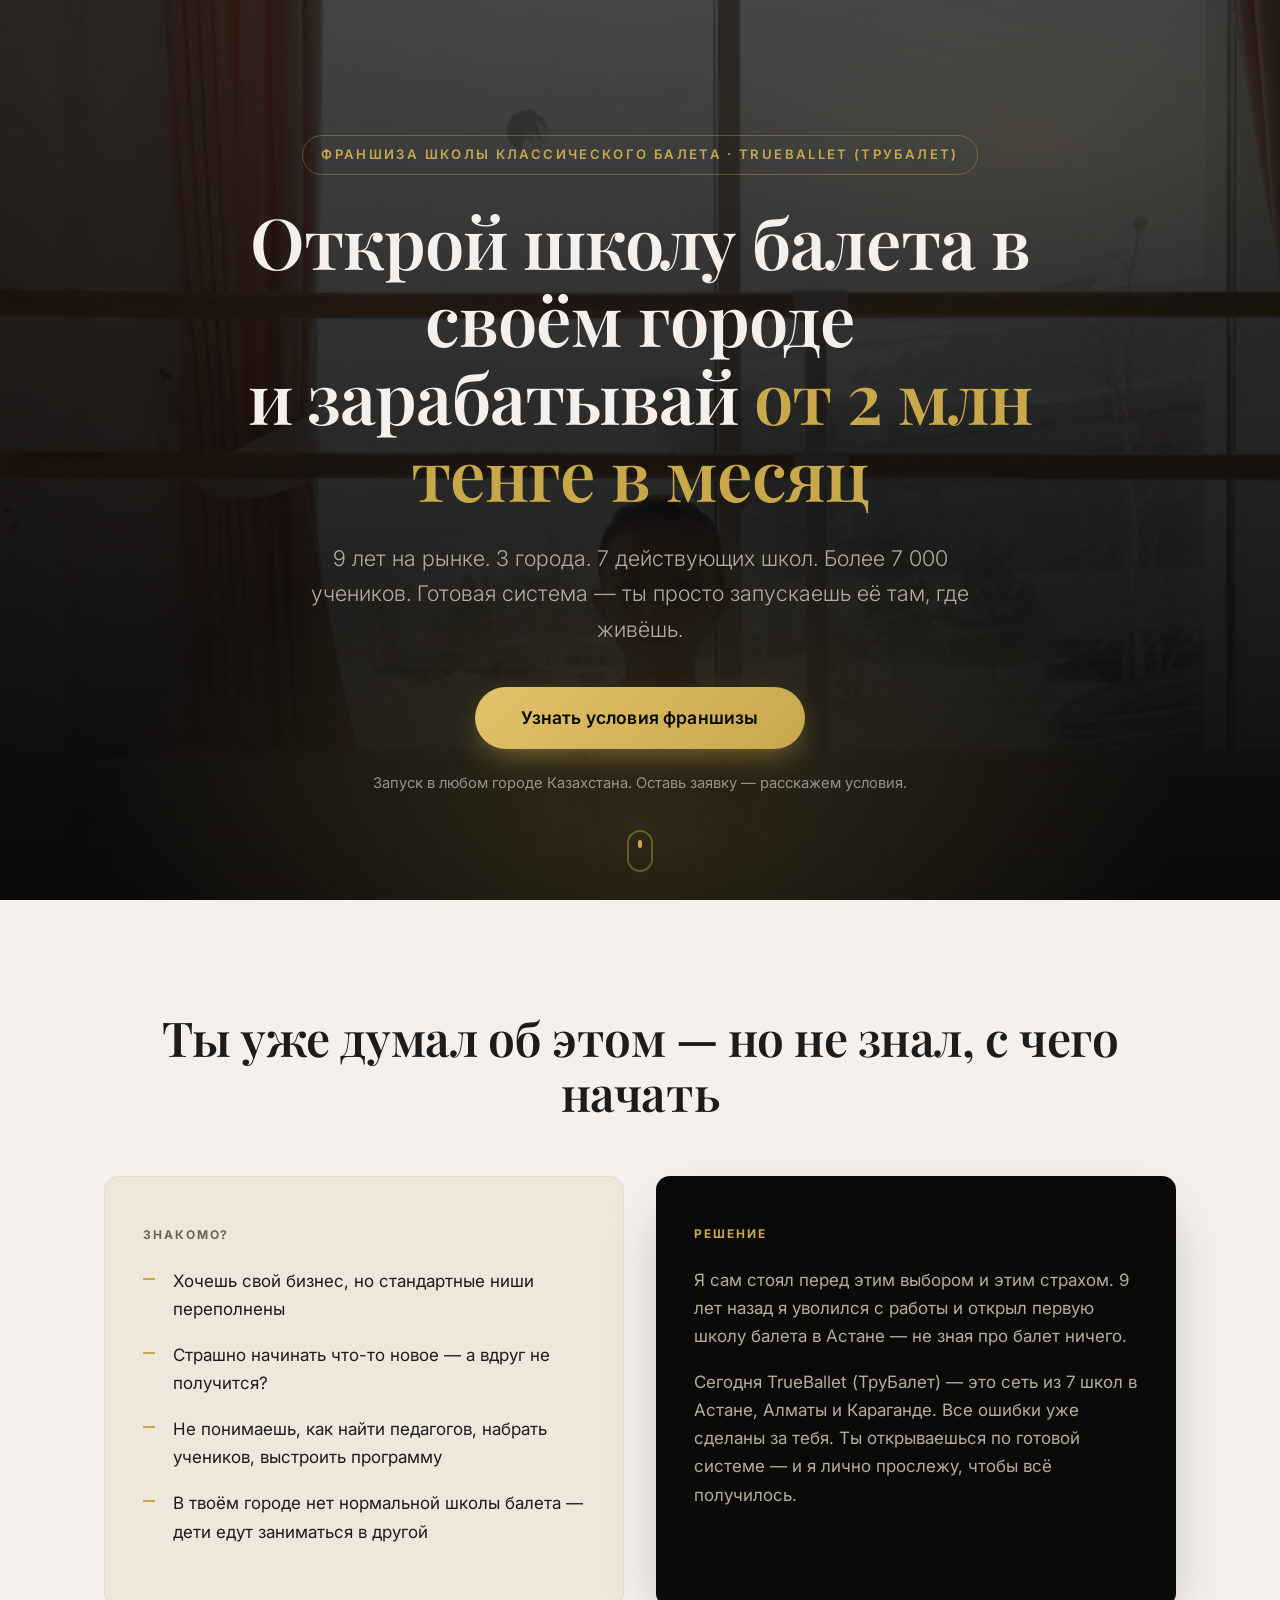
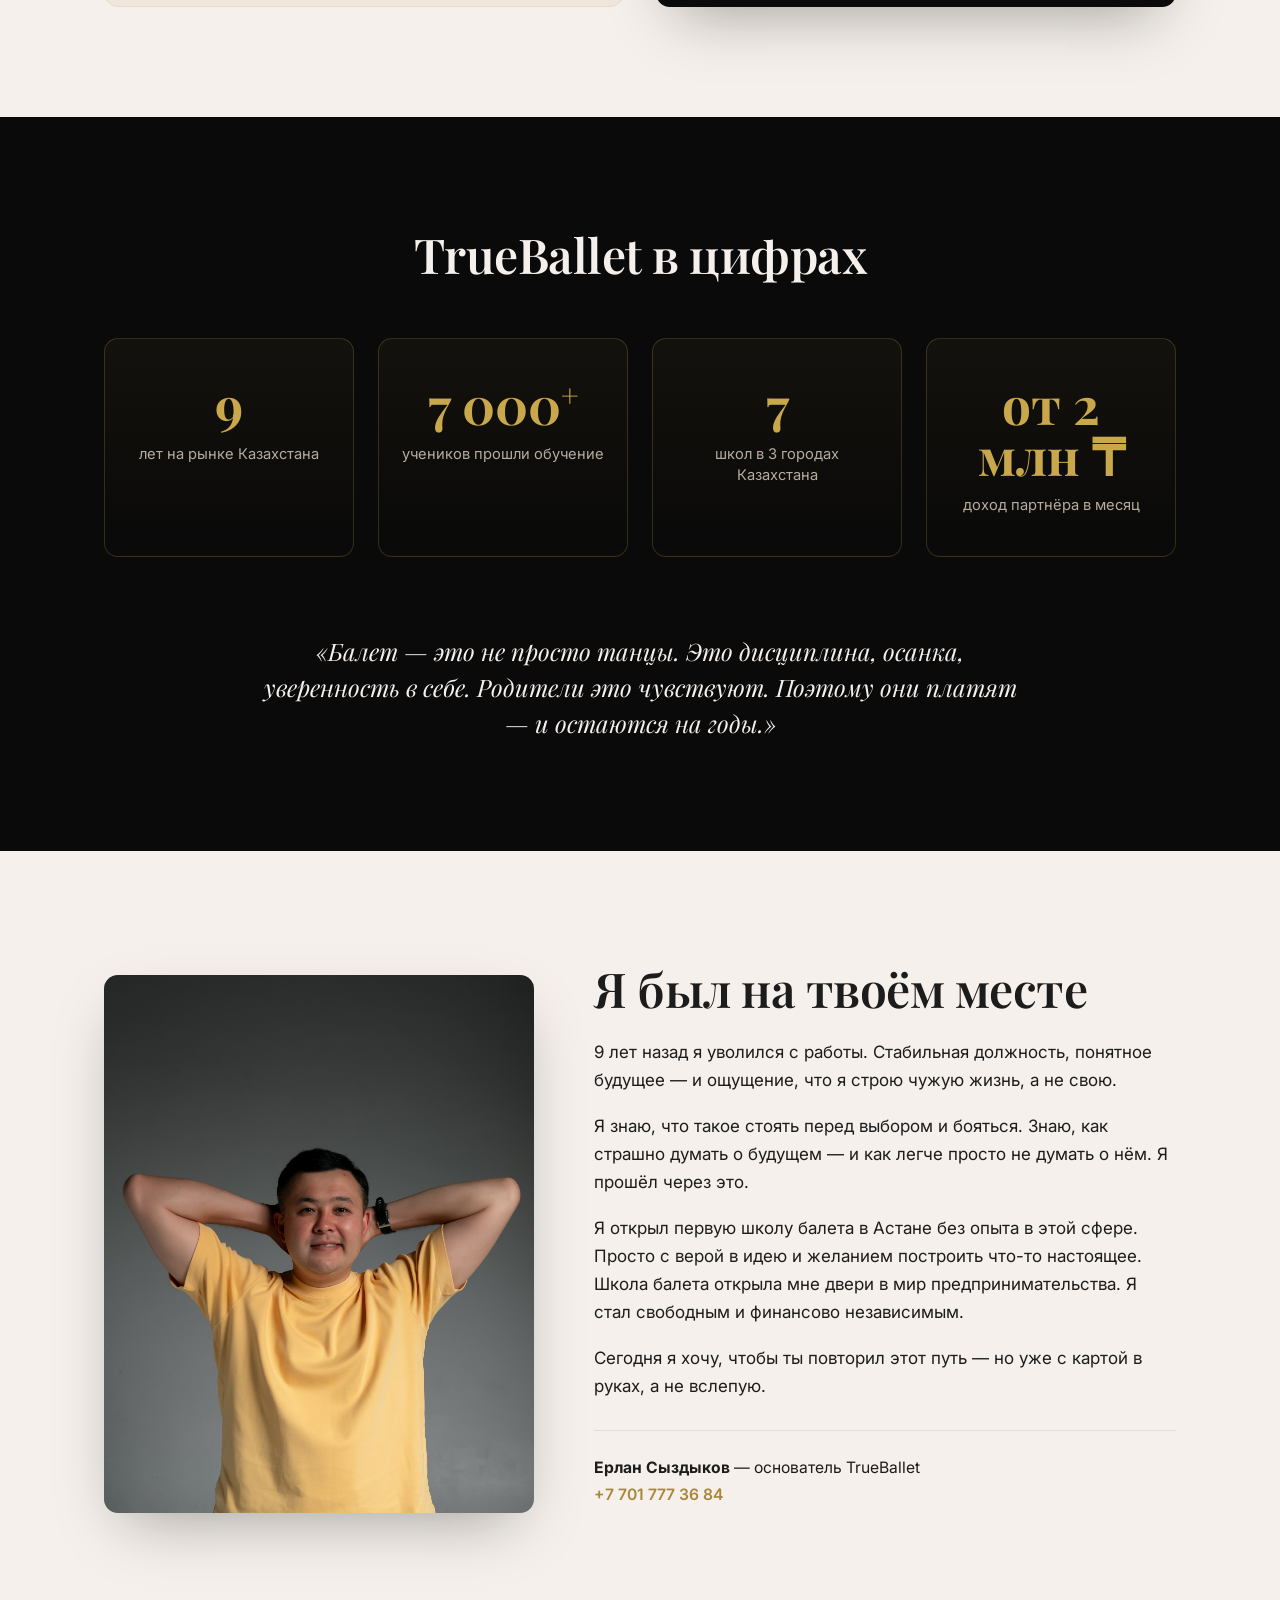
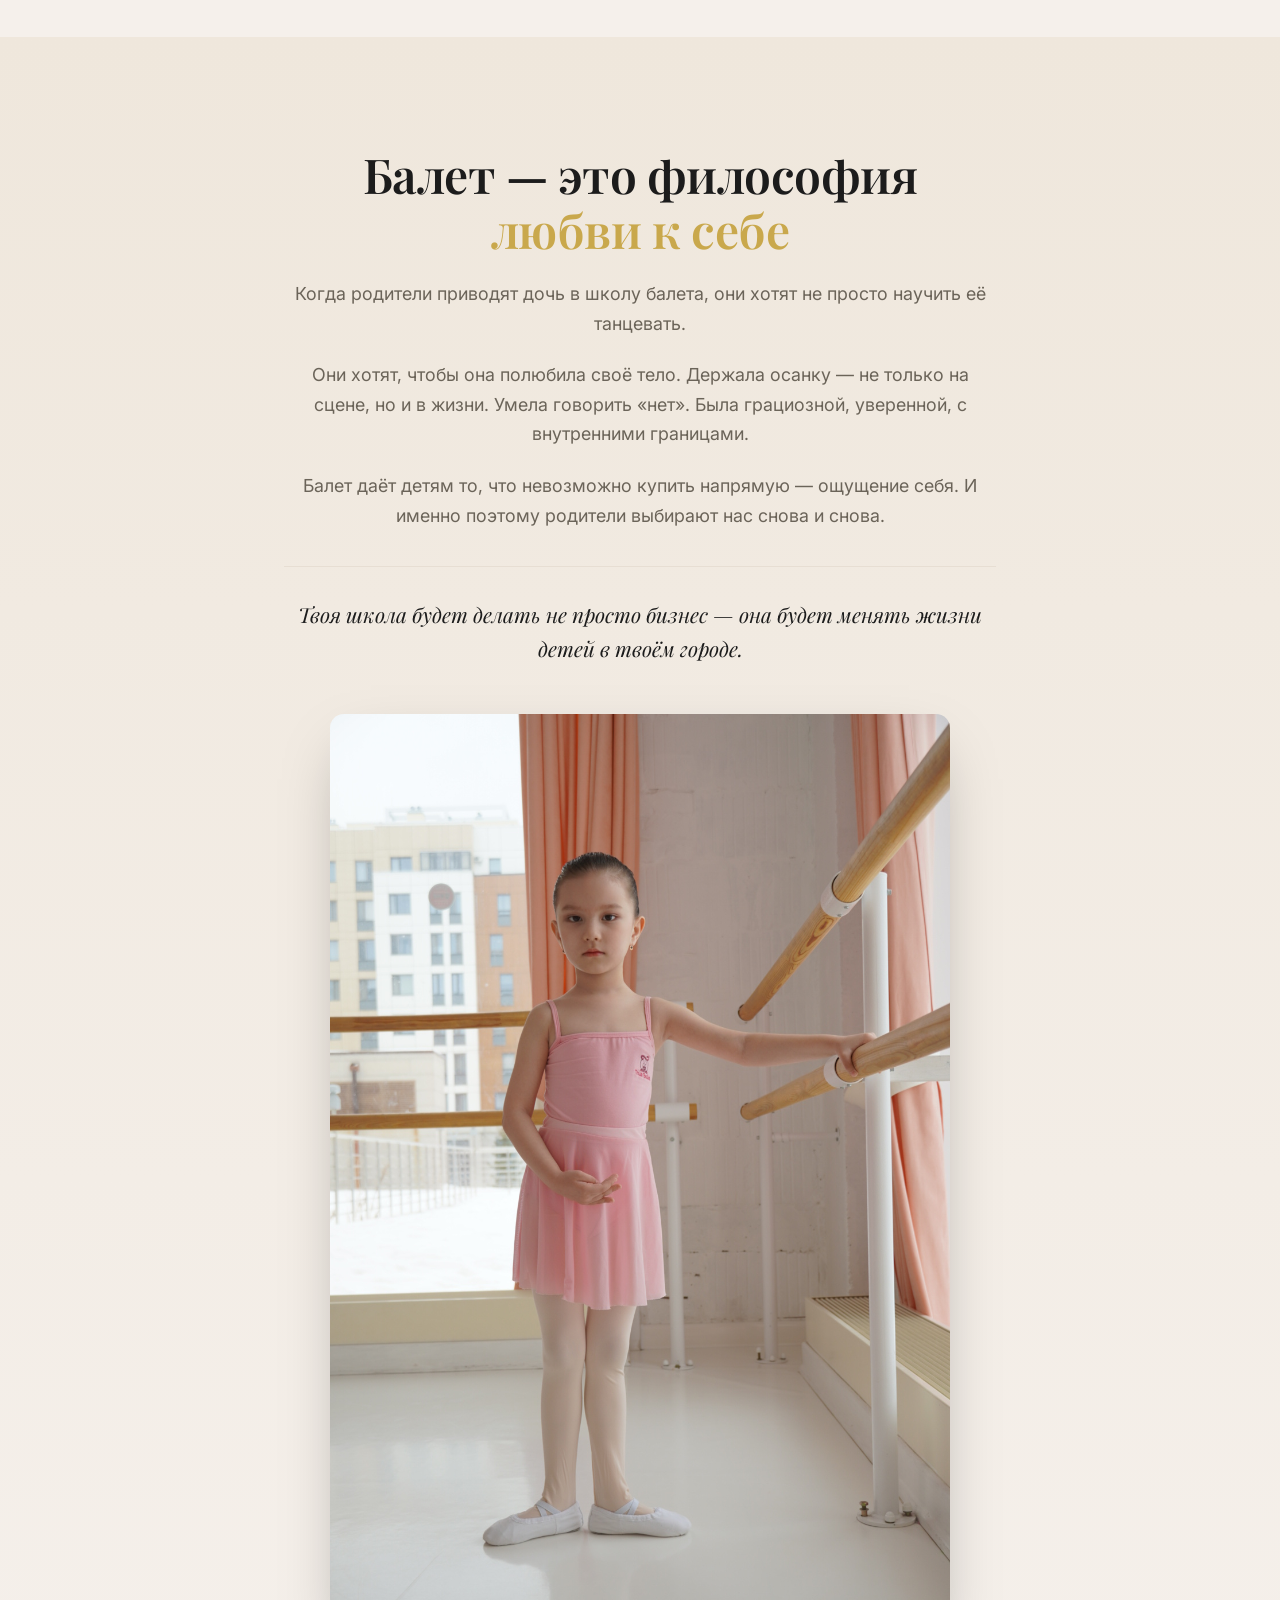
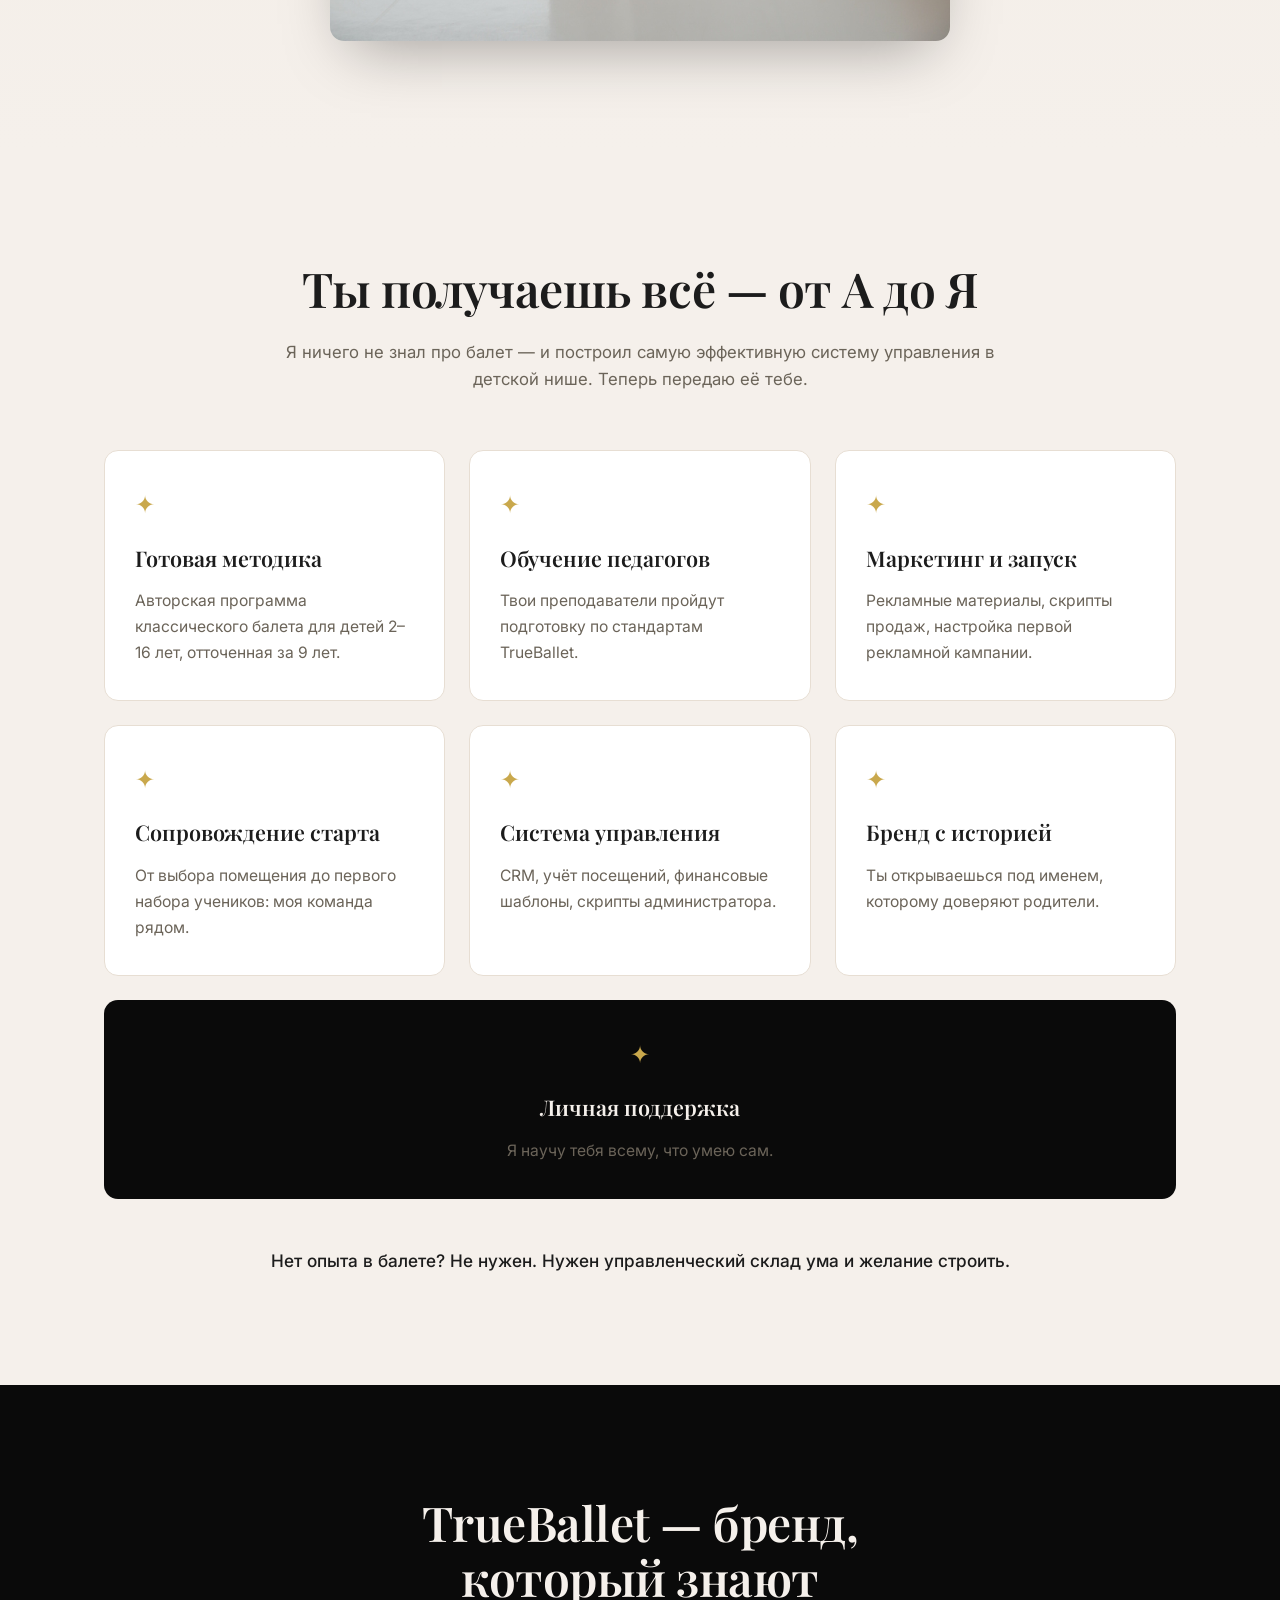
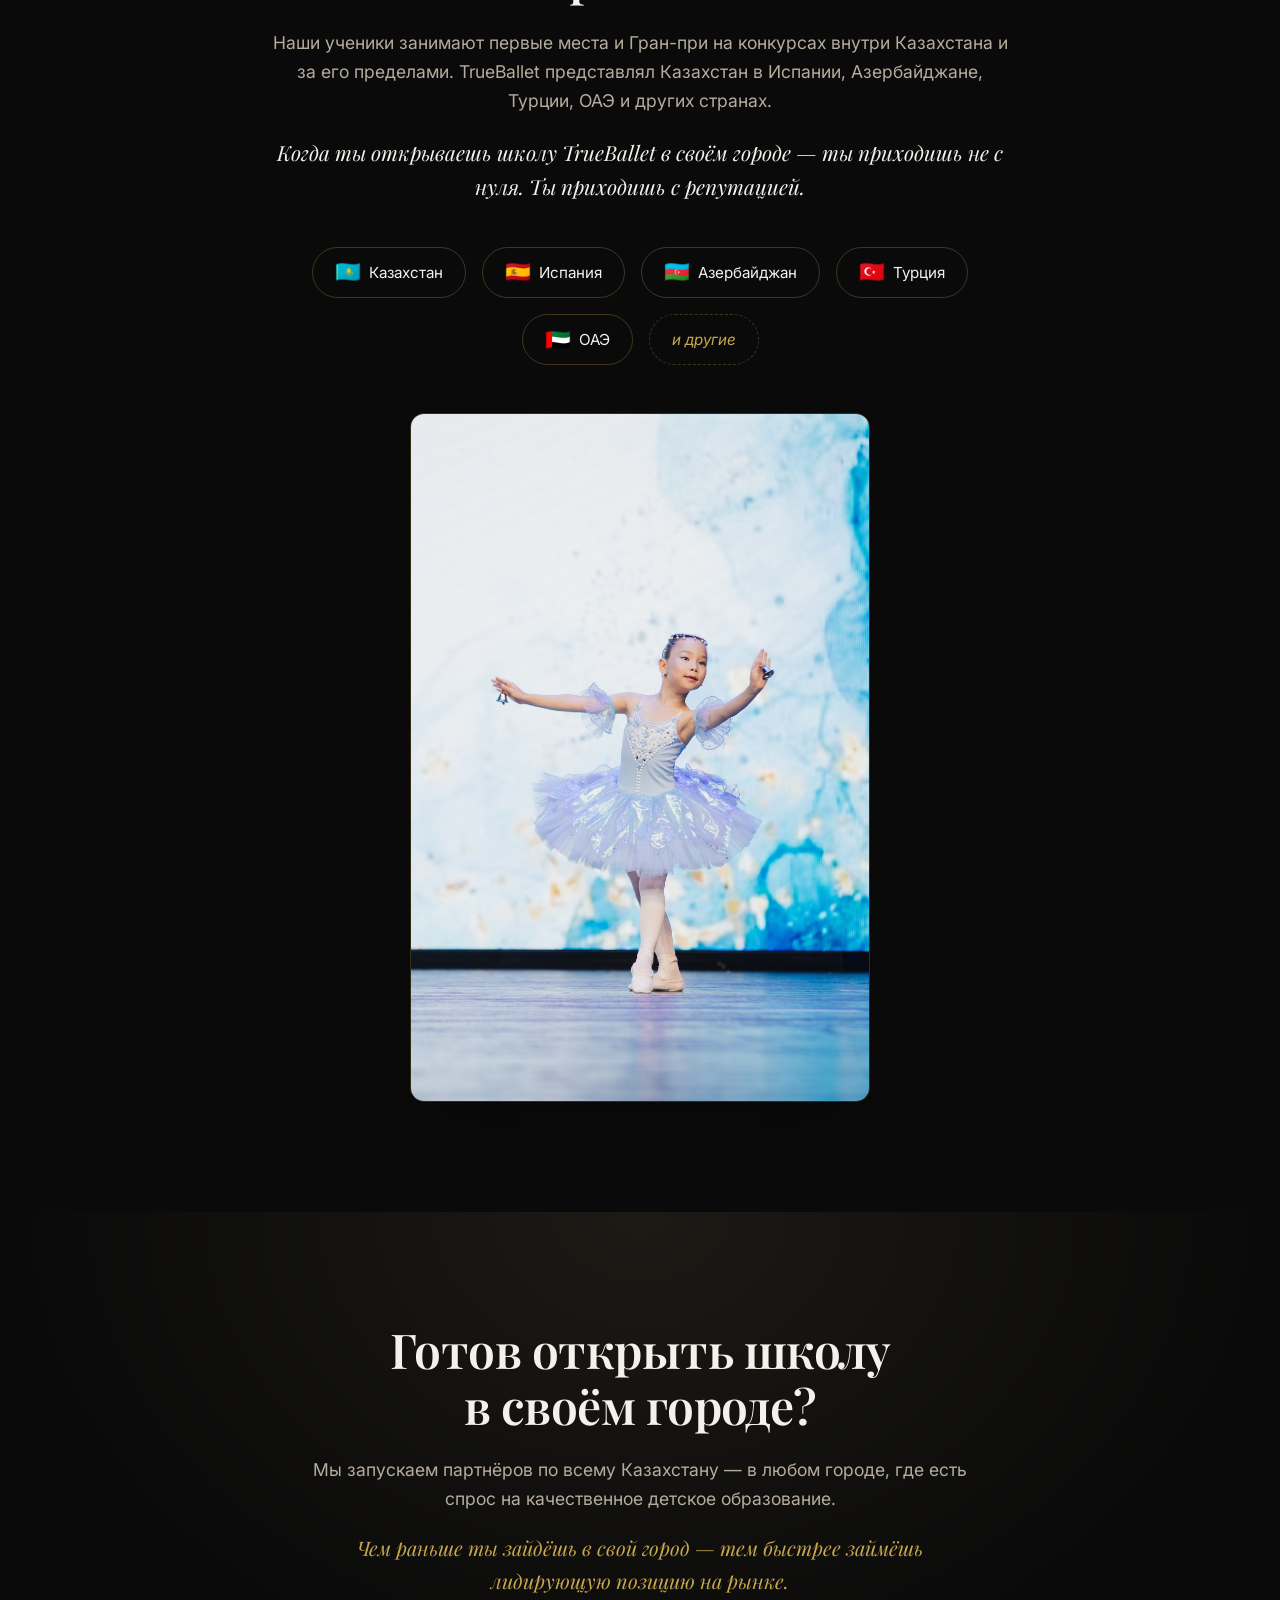
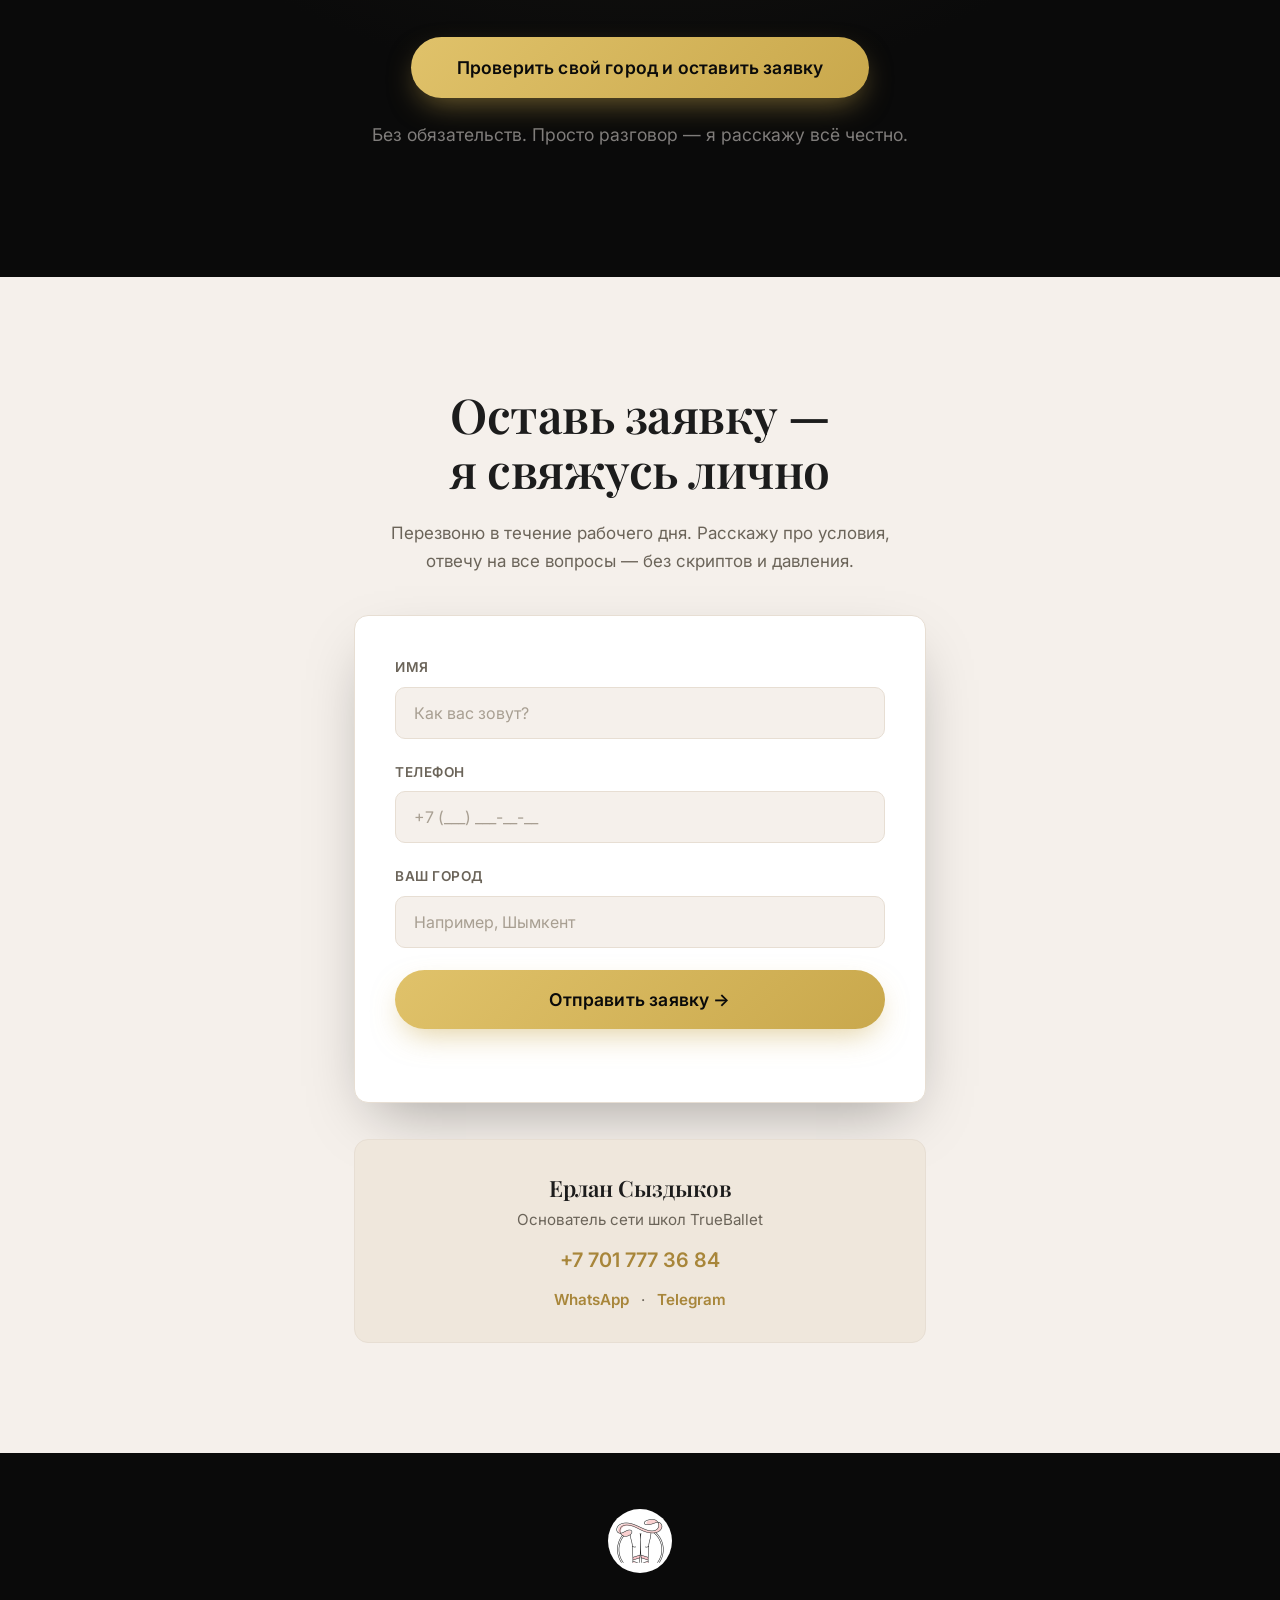
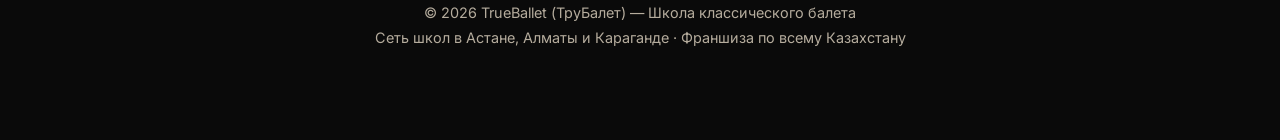
<file: index.html>
<!DOCTYPE html>
<html lang="ru">
<head>
    <meta charset="UTF-8" />
    <meta name="viewport" content="width=device-width, initial-scale=1.0" />
    <title>Франшиза школы балета TrueBallet (ТруБалет) — от 2 млн ₸ в месяц | Казахстан</title>
    <meta name="description" content="TrueBallet (ТруБалет) — сеть из 7 школ, 7000+ учеников, 9 лет на рынке. Открой школу балета в своём городе по готовой системе. Звони: +7 701 777 36 84" />
    <meta name="theme-color" content="#0A0A0A" />

    <!-- Canonical (при подключении своего домена замени URL) -->
    <link rel="canonical" href="https://trueballet.kz/" />

    <!-- Favicon -->
    <link rel="icon" type="image/png" sizes="32x32" href="images/favicon-32.png?v=3" />
    <link rel="icon" type="image/png" sizes="48x48" href="images/favicon-48.png?v=3" />
    <link rel="apple-touch-icon" sizes="180x180" href="images/favicon-180.png?v=3" />

    <!-- Open Graph -->
    <meta property="og:title" content="Франшиза школы балета TrueBallet (ТруБалет) — от 2 млн ₸ в месяц" />
    <meta property="og:description" content="TrueBallet (ТруБалет) — 9 лет на рынке. 7 школ. 7000+ учеников. Готовая система — запусти школу балета в своём городе Казахстана." />
    <meta property="og:type" content="website" />
    <meta property="og:locale" content="ru_RU" />
    <meta property="og:site_name" content="TrueBallet (ТруБалет)" />
    <meta property="og:url" content="https://trueballet.kz/" />
    <meta property="og:image" content="https://trueballet.kz/images/og-image.jpg" />
    <meta property="og:image:width" content="1200" />
    <meta property="og:image:height" content="630" />
    <meta property="og:image:alt" content="TrueBallet (ТруБалет) — франшиза школы классического балета" />

    <!-- Twitter Card -->
    <meta name="twitter:card" content="summary_large_image" />
    <meta name="twitter:title" content="Франшиза школы балета TrueBallet (ТруБалет) — от 2 млн ₸ в месяц" />
    <meta name="twitter:description" content="TrueBallet (ТруБалет) — 9 лет на рынке. 7 школ. 7000+ учеников. Готовая система — запусти школу балета в своём городе Казахстана." />
    <meta name="twitter:image" content="https://trueballet.kz/images/og-image.jpg" />

    <!-- Google Analytics / Google Ads (GA4) — ID: G-1NFVF7814Z -->
    <script>
        window.GTAG_ID = "G-1NFVF7814Z";
        (function () {
            if (!window.GTAG_ID || window.GTAG_ID.indexOf("XXXX") !== -1) return;
            var s = document.createElement("script");
            s.async = true;
            s.src = "https://www.googletagmanager.com/gtag/js?id=" + window.GTAG_ID;
            document.head.appendChild(s);
            window.dataLayer = window.dataLayer || [];
            window.gtag = function () { window.dataLayer.push(arguments); };
            window.gtag("js", new Date());
            window.gtag("config", window.GTAG_ID);
        })();
    </script>

    <!-- Schema.org: организация и услуга (франшиза) -->
    <script type="application/ld+json">
    {
        "@context": "https://schema.org",
        "@type": "Organization",
        "name": "TrueBallet",
        "alternateName": ["ТруБалет", "Трубалет", "True Ballet"],
        "description": "TrueBallet (ТруБалет) — сеть школ классического балета и франшиза для партнёров по всему Казахстану.",
        "url": "https://trueballet.kz/",
        "logo": "https://trueballet.kz/images/logo.png",
        "image": "https://trueballet.kz/images/og-image.jpg",
        "foundingDate": "2017",
        "founder": {
            "@type": "Person",
            "name": "Ерлан Сыздыков"
        },
        "areaServed": {
            "@type": "Country",
            "name": "Казахстан"
        },
        "contactPoint": {
            "@type": "ContactPoint",
            "telephone": "+7-701-777-36-84",
            "contactType": "sales",
            "availableLanguage": ["ru", "kk"]
        },
        "makesOffer": {
            "@type": "Offer",
            "name": "Франшиза школы классического балета TrueBallet (ТруБалет)",
            "category": "Franchise",
            "areaServed": "KZ"
        }
    }
    </script>

    <link rel="preconnect" href="https://fonts.googleapis.com" />
    <link rel="preconnect" href="https://fonts.gstatic.com" crossorigin />
    <link href="https://fonts.googleapis.com/css2?family=Playfair+Display:wght@400;500;600;700&family=Inter:wght@300;400;500;600;700&display=swap" rel="stylesheet" />

    <link rel="stylesheet" href="styles.css" />
</head>
<body>

    <!-- ============ БЛОК 1 — HERO ============ -->
    <header class="hero" id="top">
        <div class="hero__bg" aria-hidden="true"></div>
        <div class="hero__overlay"></div>
        <div class="container hero__inner">
            <p class="hero__tag reveal">Франшиза школы классического балета · TrueBallet (ТруБалет)</p>
            <h1 class="hero__title reveal">
                Открой школу балета в своём городе <br class="hide-mobile" />
                и зарабатывай <span class="gold">от 2 млн тенге в месяц</span>
            </h1>
            <p class="hero__subtitle reveal">
                9 лет на рынке. 3 города. 7 действующих школ. Более 7 000 учеников.
                Готовая система — ты просто запускаешь её там, где живёшь.
            </p>
            <a href="#form" class="btn btn--gold btn--large reveal js-scroll">Узнать условия франшизы</a>
            <p class="hero__note reveal">
                Запуск в любом городе Казахстана. Оставь заявку — расскажем условия.
            </p>
        </div>
        <div class="hero__scroll" aria-hidden="true">
            <span></span>
        </div>
    </header>

    <!-- ============ БЛОК 2 — БОЛЬ → РЕШЕНИЕ ============ -->
    <section class="section pain">
        <div class="container">
            <h2 class="section__title reveal">Ты уже думал об&nbsp;этом&nbsp;— но не&nbsp;знал, с&nbsp;чего начать</h2>
            <div class="pain__grid">
                <div class="pain__col pain__col--problem reveal">
                    <span class="pain__label">Знакомо?</span>
                    <ul class="pain__list">
                        <li>Хочешь свой бизнес, но стандартные ниши переполнены</li>
                        <li>Страшно начинать что-то новое — а вдруг не получится?</li>
                        <li>Не понимаешь, как найти педагогов, набрать учеников, выстроить программу</li>
                        <li>В твоём городе нет нормальной школы балета — дети едут заниматься в другой</li>
                    </ul>
                </div>
                <div class="pain__col pain__col--solution reveal">
                    <span class="pain__label pain__label--gold">Решение</span>
                    <p>
                        Я сам стоял перед этим выбором и этим страхом. 9 лет назад я уволился
                        с работы и открыл первую школу балета в Астане — не зная про балет ничего.
                    </p>
                    <p>
                        Сегодня TrueBallet (ТруБалет) — это сеть из 7 школ в Астане, Алматы и Караганде.
                        Все ошибки уже сделаны за тебя. Ты открываешься по готовой системе —
                        и я лично прослежу, чтобы всё получилось.
                    </p>
                </div>
            </div>
        </div>
    </section>

    <!-- ============ БЛОК 3 — ЦИФРЫ ============ -->
    <section class="section stats" id="stats">
        <div class="container">
            <h2 class="section__title reveal">TrueBallet в&nbsp;цифрах</h2>
            <div class="stats__grid">
                <div class="stat reveal">
                    <span class="stat__num gold">9</span>
                    <span class="stat__label">лет на рынке Казахстана</span>
                </div>
                <div class="stat reveal">
                    <span class="stat__num gold">7 000<span class="stat__plus">+</span></span>
                    <span class="stat__label">учеников прошли обучение</span>
                </div>
                <div class="stat reveal">
                    <span class="stat__num gold">7</span>
                    <span class="stat__label">школ в 3 городах Казахстана</span>
                </div>
                <div class="stat reveal">
                    <span class="stat__num gold">от 2 млн ₸</span>
                    <span class="stat__label">доход партнёра в месяц</span>
                </div>
            </div>
            <blockquote class="stats__quote reveal">
                «Балет — это не просто танцы. Это дисциплина, осанка, уверенность в себе.
                Родители это чувствуют. Поэтому они платят — и остаются на годы.»
            </blockquote>
        </div>
    </section>

    <!-- ============ БЛОК 4 — ИСТОРИЯ ОСНОВАТЕЛЯ ============ -->
    <section class="section founder" id="founder">
        <div class="container founder__grid">
            <div class="founder__photo reveal">
                <img
                    src="images/founder.jpeg"
                    alt="Ерлан Сыздыков, основатель TrueBallet"
                    width="640"
                    height="800"
                    loading="lazy"
                    decoding="async"
                />
            </div>
            <div class="founder__body reveal">
                <h2 class="section__title section__title--left">Я был на&nbsp;твоём месте</h2>
                <p>
                    9 лет назад я уволился с работы. Стабильная должность, понятное будущее —
                    и ощущение, что я строю чужую жизнь, а не свою.
                </p>
                <p>
                    Я знаю, что такое стоять перед выбором и бояться. Знаю, как страшно думать
                    о будущем — и как легче просто не думать о нём. Я прошёл через это.
                </p>
                <p>
                    Я открыл первую школу балета в Астане без опыта в этой сфере. Просто с верой
                    в идею и желанием построить что-то настоящее. Школа балета открыла мне двери
                    в мир предпринимательства. Я стал свободным и финансово независимым.
                </p>
                <p>
                    Сегодня я хочу, чтобы ты повторил этот путь — но уже с картой в руках,
                    а не вслепую.
                </p>
                <p class="founder__sign">
                    <strong>Ерлан Сыздыков</strong> — основатель TrueBallet<br />
                    <a href="tel:+77017773684" class="link-gold">+7 701 777 36 84</a>
                </p>
            </div>
        </div>
    </section>

    <!-- ============ БЛОК 5 — ФИЛОСОФИЯ БРЕНДА ============ -->
    <section class="section philosophy" id="philosophy">
        <div class="container philosophy__inner">
            <h2 class="section__title reveal">Балет — это философия <span class="gold">любви к себе</span></h2>
            <p class="reveal">
                Когда родители приводят дочь в школу балета, они хотят не просто научить её танцевать.
            </p>
            <p class="reveal">
                Они хотят, чтобы она полюбила своё тело. Держала осанку — не только на сцене,
                но и в жизни. Умела говорить «нет». Была грациозной, уверенной, с внутренними границами.
            </p>
            <p class="reveal">
                Балет даёт детям то, что невозможно купить напрямую — ощущение себя.
                И именно поэтому родители выбирают нас снова и снова.
            </p>
            <p class="philosophy__accent reveal">
                Твоя школа будет делать не просто бизнес — она будет менять жизни детей в твоём городе.
            </p>
            <figure class="philosophy__photo reveal">
                <img
                    src="images/students-barre.jpeg"
                    alt="Ученицы TrueBallet у балетного станка"
                    width="1616"
                    height="1080"
                    loading="lazy"
                    decoding="async"
                />
            </figure>
        </div>
    </section>

    <!-- ============ БЛОК 6 — ЧТО ВХОДИТ ВО ФРАНШИЗУ ============ -->
    <section class="section franchise" id="franchise">
        <div class="container">
            <h2 class="section__title reveal">Ты получаешь всё — от&nbsp;А до&nbsp;Я</h2>
            <p class="section__subtitle reveal">
                Я ничего не знал про балет — и построил самую эффективную систему управления
                в детской нише. Теперь передаю её тебе.
            </p>
            <div class="franchise__grid">
                <div class="fcard reveal">
                    <span class="fcard__mark">✦</span>
                    <h3>Готовая методика</h3>
                    <p>Авторская программа классического балета для детей 2–16 лет, отточенная за 9 лет.</p>
                </div>
                <div class="fcard reveal">
                    <span class="fcard__mark">✦</span>
                    <h3>Обучение педагогов</h3>
                    <p>Твои преподаватели пройдут подготовку по стандартам TrueBallet.</p>
                </div>
                <div class="fcard reveal">
                    <span class="fcard__mark">✦</span>
                    <h3>Маркетинг и запуск</h3>
                    <p>Рекламные материалы, скрипты продаж, настройка первой рекламной кампании.</p>
                </div>
                <div class="fcard reveal">
                    <span class="fcard__mark">✦</span>
                    <h3>Сопровождение старта</h3>
                    <p>От выбора помещения до первого набора учеников: моя команда рядом.</p>
                </div>
                <div class="fcard reveal">
                    <span class="fcard__mark">✦</span>
                    <h3>Система управления</h3>
                    <p>CRM, учёт посещений, финансовые шаблоны, скрипты администратора.</p>
                </div>
                <div class="fcard reveal">
                    <span class="fcard__mark">✦</span>
                    <h3>Бренд с историей</h3>
                    <p>Ты открываешься под именем, которому доверяют родители.</p>
                </div>
                <div class="fcard fcard--wide reveal">
                    <span class="fcard__mark">✦</span>
                    <h3>Личная поддержка</h3>
                    <p>Я научу тебя всему, что умею сам.</p>
                </div>
            </div>
            <p class="franchise__note reveal">
                Нет опыта в балете? Не нужен. Нужен управленческий склад ума и желание строить.
            </p>
        </div>
    </section>

    <!-- ============ БЛОК 7 — ДОСТИЖЕНИЯ ============ -->
    <section class="section achievements" id="achievements">
        <div class="container achievements__inner">
            <h2 class="section__title reveal">TrueBallet — бренд, который&nbsp;знают</h2>
            <p class="reveal">
                Наши ученики занимают первые места и Гран-при на конкурсах внутри Казахстана
                и за его пределами. TrueBallet представлял Казахстан в Испании, Азербайджане,
                Турции, ОАЭ и других странах.
            </p>
            <p class="achievements__accent reveal">
                Когда ты открываешь школу TrueBallet в своём городе — ты приходишь не с нуля.
                Ты приходишь с репутацией.
            </p>
            <ul class="flags reveal">
                <li><span class="flag">🇰🇿</span> Казахстан</li>
                <li><span class="flag">🇪🇸</span> Испания</li>
                <li><span class="flag">🇦🇿</span> Азербайджан</li>
                <li><span class="flag">🇹🇷</span> Турция</li>
                <li><span class="flag">🇦🇪</span> ОАЭ</li>
                <li class="flags__more">и другие</li>
            </ul>
            <figure class="achievements__photo reveal">
                <img
                    src="images/stage-performance.jpeg"
                    alt="Конкурсное выступление учениц TrueBallet на сцене"
                    width="1707"
                    height="2560"
                    loading="lazy"
                    decoding="async"
                />
            </figure>
        </div>
    </section>

    <!-- ============ БЛОК 8 — СРОЧНОСТЬ + CTA ============ -->
    <section class="section urgency" id="open-school">
        <div class="container urgency__inner">
            <h2 class="section__title reveal">Готов открыть школу в&nbsp;своём городе?</h2>
            <p class="reveal">
                Мы запускаем партнёров по всему Казахстану — в любом городе, где есть спрос
                на качественное детское образование.
            </p>
            <p class="urgency__accent reveal">
                Чем раньше ты зайдёшь в свой город — тем быстрее займёшь лидирующую позицию на рынке.
            </p>
            <a href="#form" class="btn btn--gold btn--large reveal js-scroll">Проверить свой город и оставить заявку</a>
            <p class="urgency__note reveal">
                Без обязательств. Просто разговор — я расскажу всё честно.
            </p>
        </div>
    </section>

    <!-- ============ БЛОК 9 — ФОРМА ЗАЯВКИ ============ -->
    <section class="section form-section" id="form">
        <div class="container form-section__inner">
            <div class="form-section__head reveal">
                <h2 class="section__title">Оставь заявку — я&nbsp;свяжусь лично</h2>
                <p>
                    Перезвоню в течение рабочего дня. Расскажу про условия, отвечу на все
                    вопросы — без скриптов и давления.
                </p>
            </div>

            <form class="lead-form reveal" id="lead-form" novalidate>
                <div class="field">
                    <label for="name">Имя</label>
                    <input type="text" id="name" name="name" placeholder="Как вас зовут?" required autocomplete="name" />
                </div>
                <div class="field">
                    <label for="phone">Телефон</label>
                    <input type="tel" id="phone" name="phone" placeholder="+7 (___) ___-__-__" required autocomplete="tel" />
                </div>
                <div class="field">
                    <label for="city">Ваш город</label>
                    <input type="text" id="city" name="city" placeholder="Например, Шымкент" required autocomplete="address-level2" />
                </div>
                <button type="submit" class="btn btn--gold btn--block">Отправить заявку →</button>
                <p class="lead-form__hint" id="form-hint" aria-live="polite"></p>
            </form>

            <div class="contact-card reveal">
                <p class="contact-card__name">Ерлан Сыздыков</p>
                <p class="contact-card__role">Основатель сети школ TrueBallet</p>
                <a href="tel:+77017773684" class="contact-card__phone link-gold">+7 701 777 36 84</a>
                <p class="contact-card__channels">
                    <a href="https://wa.me/77017773684" target="_blank" rel="noopener">WhatsApp</a>
                    <span>·</span>
                    <a href="https://t.me/+77017773684" target="_blank" rel="noopener">Telegram</a>
                </p>
            </div>
        </div>
    </section>

    <!-- ============ БЛОК 10 — FOOTER ============ -->
    <footer class="footer">
        <div class="container">
            <a href="#top" class="footer__logo" aria-label="TrueBallet (ТруБалет) — наверх">
                <img src="images/logo-icon.png" alt="TrueBallet (ТруБалет)" width="64" height="64" loading="lazy" decoding="async" />
            </a>
            <p class="footer__text">
                © 2026 TrueBallet (ТруБалет) — Школа классического балета<br />
                Сеть школ в Астане, Алматы и Караганде · Франшиза по всему Казахстану
            </p>
        </div>
    </footer>

    <!-- Фиксированная золотая CTA-кнопка (только мобайл) -->
    <a href="#form" class="mobile-cta hidden js-scroll">Узнать условия франшизы</a>

    <script src="script.js"></script>
</body>
</html>
</file>
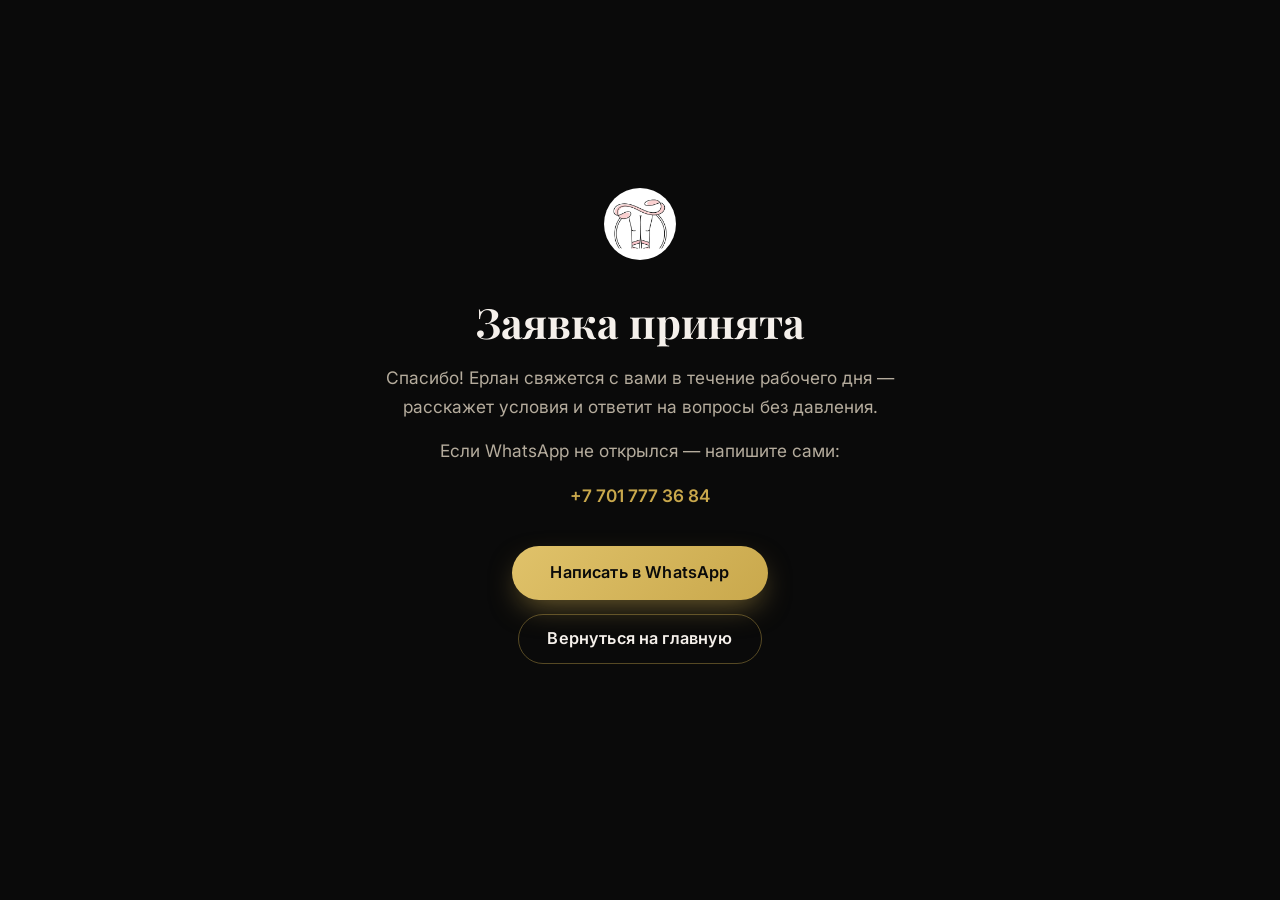
<file: thanks.html>
<!DOCTYPE html>
<html lang="ru">
<head>
    <meta charset="UTF-8" />
    <meta name="viewport" content="width=device-width, initial-scale=1.0" />
    <title>Заявка отправлена — TrueBallet</title>
    <meta name="description" content="Спасибо за заявку. Ерлан свяжется с вами в течение рабочего дня." />
    <meta name="robots" content="noindex, nofollow" />
    <meta name="theme-color" content="#0A0A0A" />
    <link rel="canonical" href="https://trueballet.kz/thanks.html" />
    <link rel="icon" type="image/png" sizes="32x32" href="images/favicon-32.png?v=3" />
    <link rel="apple-touch-icon" sizes="180x180" href="images/favicon-180.png?v=3" />

    <script>
        window.GTAG_ID = "G-1NFVF7814Z";
        (function () {
            if (!window.GTAG_ID || window.GTAG_ID.indexOf("XXXX") !== -1) return;
            var s = document.createElement("script");
            s.async = true;
            s.src = "https://www.googletagmanager.com/gtag/js?id=" + window.GTAG_ID;
            document.head.appendChild(s);
            window.dataLayer = window.dataLayer || [];
            window.gtag = function () { window.dataLayer.push(arguments); };
            window.gtag("js", new Date());
            window.gtag("config", window.GTAG_ID);
            window.gtag("event", "generate_lead", { method: "thanks_page" });
        })();
    </script>

    <link rel="preconnect" href="https://fonts.googleapis.com" />
    <link rel="preconnect" href="https://fonts.gstatic.com" crossorigin />
    <link href="https://fonts.googleapis.com/css2?family=Playfair+Display:wght@400;600&family=Inter:wght@400;500;600&display=swap" rel="stylesheet" />
    <link rel="stylesheet" href="styles.css" />
    <style>
        .thanks {
            min-height: 100svh;
            display: flex;
            align-items: center;
            justify-content: center;
            text-align: center;
            background: var(--black);
            color: var(--pearl);
            padding: 48px 24px 96px;
        }
        .thanks__inner { max-width: 560px; }
        .thanks__logo {
            display: inline-block;
            margin-bottom: 28px;
            line-height: 0;
        }
        .thanks__logo img {
            width: 72px;
            height: 72px;
            display: block;
            margin: 0 auto;
            border-radius: 50%;
            background: #fff;
        }
        .thanks h1 {
            font-family: var(--font-serif);
            font-size: clamp(1.9rem, 4vw, 2.6rem);
            margin-bottom: 18px;
            line-height: 1.2;
        }
        .thanks p {
            color: var(--muted-dark);
            font-size: 1.08rem;
            margin-bottom: 16px;
        }
        .thanks__actions { margin-top: 36px; display: flex; flex-direction: column; gap: 14px; align-items: center; }
        .thanks a.btn { text-decoration: none; }
        .thanks__phone { color: var(--gold); font-weight: 600; }
    </style>
</head>
<body>
    <main class="thanks">
        <div class="thanks__inner">
            <a href="/" class="thanks__logo" aria-label="TrueBallet">
                <img src="images/logo-icon.png" alt="True Ballet" width="72" height="72" />
            </a>
            <h1>Заявка принята</h1>
            <p>Спасибо! Ерлан свяжется с вами в течение рабочего дня — расскажет условия и ответит на вопросы без давления.</p>
            <p>Если WhatsApp не открылся — напишите сами:</p>
            <p><a class="thanks__phone" href="https://wa.me/77017773684" target="_blank" rel="noopener">+7 701 777 36 84</a></p>
            <div class="thanks__actions">
                <a class="btn btn--gold" href="https://wa.me/77017773684" target="_blank" rel="noopener">Написать в WhatsApp</a>
                <a class="btn" href="/" style="background:transparent;color:var(--pearl);border:1px solid rgba(201,168,76,0.4);border-radius:100px;padding:14px 28px;">Вернуться на главную</a>
            </div>
        </div>
    </main>
</body>
</html>
</file>
<file: styles.css>
/* =========================================================
   TrueBallet — Landing styles
   Дизайн-система: чёрный #0A0A0A + жемчужно-белый #F5F0EB + золото #C9A84C
   ========================================================= */

:root {
    --black: #0a0a0a;
    --black-soft: #141414;
    --pearl: #f5f0eb;
    --pearl-dim: #e7ded3;
    --gold: #c9a84c;
    --gold-bright: #e0c26a;
    --gold-deep: #a8863a;
    --ink: #1c1c1c;
    --muted: #6b6459;
    --muted-dark: #b5ac9d;

    --font-serif: "Playfair Display", Georgia, serif;
    --font-sans: "Inter", -apple-system, BlinkMacSystemFont, "Segoe UI", sans-serif;

    --maxw: 1120px;
    --radius: 14px;
    --ease: cubic-bezier(0.22, 1, 0.36, 1);
    --shadow: 0 24px 60px -20px rgba(0, 0, 0, 0.35);
}

/* ---------- Reset ---------- */
*,
*::before,
*::after {
    box-sizing: border-box;
    margin: 0;
    padding: 0;
}

html {
    scroll-behavior: smooth;
    -webkit-text-size-adjust: 100%;
}

body {
    font-family: var(--font-sans);
    color: var(--ink);
    background: var(--pearl);
    line-height: 1.65;
    font-size: 17px;
    font-weight: 400;
    -webkit-font-smoothing: antialiased;
    text-rendering: optimizeLegibility;
    overflow-x: hidden;
}

img {
    max-width: 100%;
    display: block;
}

a {
    color: inherit;
    text-decoration: none;
}

/* ---------- Layout ---------- */
.container {
    width: 100%;
    max-width: var(--maxw);
    margin: 0 auto;
    padding: 0 24px;
}

.section {
    padding: 110px 0;
    position: relative;
}

.section__title {
    font-family: var(--font-serif);
    font-weight: 600;
    font-size: clamp(1.9rem, 4.2vw, 3rem);
    line-height: 1.15;
    letter-spacing: -0.01em;
    text-align: center;
    margin-bottom: 22px;
}

.section__title--left {
    text-align: left;
}

.section__subtitle {
    text-align: center;
    max-width: 720px;
    margin: 0 auto 56px;
    color: var(--muted);
    font-size: 1.05rem;
}

.gold {
    color: var(--gold);
}

.link-gold {
    color: var(--gold-deep);
    font-weight: 600;
    transition: color 0.25s var(--ease);
}
.link-gold:hover {
    color: var(--gold);
}

.hide-mobile {
    display: inline;
}

/* ---------- Buttons ---------- */
.btn {
    display: inline-block;
    font-family: var(--font-sans);
    font-weight: 600;
    font-size: 1.02rem;
    letter-spacing: 0.01em;
    padding: 17px 38px;
    border: none;
    border-radius: 100px;
    cursor: pointer;
    transition: transform 0.3s var(--ease), box-shadow 0.3s var(--ease), background 0.3s var(--ease);
    text-align: center;
    line-height: 1.2;
}

.btn--gold {
    background: linear-gradient(135deg, var(--gold-bright), var(--gold));
    color: var(--black);
    box-shadow: 0 12px 30px -8px rgba(201, 168, 76, 0.55);
}
.btn--gold:hover {
    transform: translateY(-3px);
    box-shadow: 0 18px 42px -8px rgba(201, 168, 76, 0.7);
}
.btn--gold:active {
    transform: translateY(-1px);
}

.btn--large {
    padding: 20px 46px;
    font-size: 1.1rem;
}

.btn--block {
    display: block;
    width: 100%;
    padding: 19px;
    font-size: 1.1rem;
}

/* =========================================================
   БЛОК 1 — HERO
   ========================================================= */
.hero {
    position: relative;
    min-height: 100svh;
    display: flex;
    align-items: center;
    justify-content: center;
    text-align: center;
    color: var(--pearl);
    background:
        radial-gradient(120% 90% at 50% 0%, #1a1a1a 0%, var(--black) 55%),
        var(--black);
    overflow: hidden;
    padding: 120px 0 90px;
}

/* фото зала на фоне hero */
.hero__bg {
    position: absolute;
    inset: 0;
    background: url("images/hero-hall.jpeg") center 28% / cover no-repeat;
    opacity: 0.5;
    pointer-events: none;
}
.hero__bg::after {
    content: "";
    position: absolute;
    inset: 0;
    background:
        linear-gradient(180deg, rgba(10, 10, 10, 0.55) 0%, rgba(10, 10, 10, 0.75) 55%, var(--black) 100%);
}

/* декоративное "сияние" под пуантами */
.hero__overlay {
    position: absolute;
    inset: 0;
    background:
        radial-gradient(60% 50% at 50% 92%, rgba(201, 168, 76, 0.18) 0%, transparent 70%),
        radial-gradient(40% 30% at 80% 15%, rgba(201, 168, 76, 0.08) 0%, transparent 70%);
    pointer-events: none;
}

.hero__inner {
    position: relative;
    z-index: 2;
    max-width: 900px;
}

.hero__tag {
    display: inline-block;
    color: var(--gold);
    font-size: 0.82rem;
    font-weight: 600;
    letter-spacing: 0.18em;
    text-transform: uppercase;
    margin-bottom: 28px;
    padding: 8px 18px;
    border: 1px solid rgba(201, 168, 76, 0.35);
    border-radius: 100px;
}

.hero__title {
    font-family: var(--font-serif);
    font-weight: 600;
    font-size: clamp(2.3rem, 6vw, 4.4rem);
    line-height: 1.1;
    letter-spacing: -0.015em;
    margin-bottom: 28px;
}

.hero__subtitle {
    font-size: clamp(1.05rem, 2.2vw, 1.35rem);
    color: var(--muted-dark);
    max-width: 680px;
    margin: 0 auto 40px;
    font-weight: 300;
}

.hero__note {
    margin-top: 22px;
    font-size: 0.92rem;
    color: rgba(245, 240, 235, 0.55);
}

.hero__scroll {
    position: absolute;
    bottom: 28px;
    left: 50%;
    transform: translateX(-50%);
    width: 26px;
    height: 42px;
    border: 2px solid rgba(201, 168, 76, 0.4);
    border-radius: 20px;
    z-index: 2;
}
.hero__scroll span {
    position: absolute;
    top: 8px;
    left: 50%;
    width: 4px;
    height: 8px;
    background: var(--gold);
    border-radius: 4px;
    transform: translateX(-50%);
    animation: scrollDot 1.8s var(--ease) infinite;
}
@keyframes scrollDot {
    0% { opacity: 0; transform: translate(-50%, 0); }
    40% { opacity: 1; }
    80% { opacity: 0; transform: translate(-50%, 14px); }
    100% { opacity: 0; }
}

/* =========================================================
   БЛОК 2 — БОЛЬ → РЕШЕНИЕ
   ========================================================= */
.pain {
    background: var(--pearl);
}
.pain__grid {
    display: grid;
    grid-template-columns: 1fr 1fr;
    gap: 32px;
    margin-top: 56px;
}
.pain__col {
    padding: 42px 38px;
    border-radius: var(--radius);
}
.pain__col--problem {
    background: #efe7dc;
    border: 1px solid var(--pearl-dim);
}
.pain__col--solution {
    background: var(--black);
    color: var(--pearl);
    box-shadow: var(--shadow);
}
.pain__label {
    display: inline-block;
    font-size: 0.75rem;
    font-weight: 700;
    letter-spacing: 0.16em;
    text-transform: uppercase;
    color: var(--muted);
    margin-bottom: 22px;
}
.pain__label--gold {
    color: var(--gold);
}
.pain__list {
    list-style: none;
}
.pain__list li {
    position: relative;
    padding-left: 30px;
    margin-bottom: 18px;
    color: var(--ink);
}
.pain__list li::before {
    content: "";
    position: absolute;
    left: 0;
    top: 11px;
    width: 12px;
    height: 2px;
    background: var(--gold);
}
.pain__col--solution p {
    margin-bottom: 18px;
    color: var(--muted-dark);
}
.pain__col--solution p:last-child {
    margin-bottom: 0;
}

/* =========================================================
   БЛОК 3 — ЦИФРЫ
   ========================================================= */
.stats {
    background: var(--black);
    color: var(--pearl);
}
.stats .section__title {
    color: var(--pearl);
}
.stats__grid {
    display: grid;
    grid-template-columns: repeat(4, 1fr);
    gap: 24px;
    margin: 56px 0;
}
.stat {
    text-align: center;
    padding: 40px 20px;
    border: 1px solid rgba(201, 168, 76, 0.22);
    border-radius: var(--radius);
    background: linear-gradient(180deg, rgba(201, 168, 76, 0.05), transparent);
    transition: transform 0.35s var(--ease), border-color 0.35s var(--ease);
}
.stat:hover {
    transform: translateY(-6px);
    border-color: rgba(201, 168, 76, 0.5);
}
.stat__num {
    display: block;
    font-family: var(--font-serif);
    font-weight: 700;
    font-size: clamp(2.2rem, 4vw, 3.2rem);
    line-height: 1;
    margin-bottom: 14px;
}
.stat__plus {
    font-size: 0.6em;
    vertical-align: super;
}
.stat__label {
    display: block;
    font-size: 0.92rem;
    color: var(--muted-dark);
    line-height: 1.4;
}
.stats__quote {
    max-width: 780px;
    margin: 0 auto;
    text-align: center;
    font-family: var(--font-serif);
    font-style: italic;
    font-size: clamp(1.15rem, 2.4vw, 1.5rem);
    line-height: 1.5;
    color: var(--pearl);
    padding-top: 20px;
}

/* =========================================================
   БЛОК 4 — ИСТОРИЯ ОСНОВАТЕЛЯ
   ========================================================= */
.founder {
    background: var(--pearl);
}
.founder__grid {
    display: grid;
    grid-template-columns: 0.85fr 1.15fr;
    gap: 60px;
    align-items: center;
}
.founder__photo {
    position: relative;
    aspect-ratio: 4 / 5;
    border-radius: var(--radius);
    box-shadow: var(--shadow);
    overflow: hidden;
    background: var(--pearl-dim);
}
.founder__photo img {
    width: 100%;
    height: 100%;
    object-fit: cover;
    object-position: center top;
    display: block;
}
.founder__body p {
    margin-bottom: 18px;
    color: var(--ink);
}
.founder__sign {
    margin-top: 30px;
    padding-top: 24px;
    border-top: 1px solid var(--pearl-dim);
    color: var(--muted);
    font-size: 0.98rem;
    line-height: 1.7;
}
.founder__sign strong {
    color: var(--ink);
}

/* =========================================================
   БЛОК 5 — ФИЛОСОФИЯ БРЕНДА
   ========================================================= */
.philosophy {
    background: linear-gradient(180deg, #efe7dc 0%, var(--pearl) 100%);
}
.philosophy__inner {
    max-width: 760px;
    text-align: center;
}
.philosophy__inner p {
    font-size: 1.12rem;
    color: var(--muted);
    margin-bottom: 22px;
}
.philosophy__accent {
    font-family: var(--font-serif);
    font-style: italic;
    font-size: 1.3rem !important;
    color: var(--ink) !important;
    margin-top: 36px !important;
    padding-top: 30px;
    border-top: 1px solid var(--pearl-dim);
}
.philosophy__photo {
    margin: 48px auto 0;
    max-width: 620px;
    border-radius: var(--radius);
    overflow: hidden;
    box-shadow: var(--shadow);
}
.philosophy__photo img {
    width: 100%;
    height: auto;
    display: block;
}

/* =========================================================
   БЛОК 6 — ЧТО ВХОДИТ ВО ФРАНШИЗУ
   ========================================================= */
.franchise {
    background: var(--pearl);
}
.franchise__grid {
    display: grid;
    grid-template-columns: repeat(3, 1fr);
    gap: 24px;
}
.fcard {
    background: #fff;
    border: 1px solid var(--pearl-dim);
    border-radius: var(--radius);
    padding: 34px 30px;
    transition: transform 0.35s var(--ease), box-shadow 0.35s var(--ease);
}
.fcard:hover {
    transform: translateY(-6px);
    box-shadow: 0 20px 45px -22px rgba(0, 0, 0, 0.28);
}
.fcard--wide {
    grid-column: span 3;
    text-align: center;
    background: var(--black);
    color: var(--pearl);
    border-color: transparent;
}
.fcard--wide p {
    color: var(--muted-dark);
}
.fcard__mark {
    display: inline-block;
    color: var(--gold);
    font-size: 1.5rem;
    margin-bottom: 16px;
}
.fcard h3 {
    font-family: var(--font-serif);
    font-weight: 600;
    font-size: 1.35rem;
    margin-bottom: 12px;
}
.fcard p {
    color: var(--muted);
    font-size: 0.98rem;
}
.franchise__note {
    text-align: center;
    margin-top: 48px;
    font-size: 1.08rem;
    color: var(--ink);
    font-weight: 500;
}

/* =========================================================
   БЛОК 7 — ДОСТИЖЕНИЯ
   ========================================================= */
.achievements {
    background: var(--black);
    color: var(--pearl);
}
.achievements .section__title {
    color: var(--pearl);
}
.achievements__inner {
    max-width: 800px;
    text-align: center;
}
.achievements__inner p {
    color: var(--muted-dark);
    font-size: 1.1rem;
    margin-bottom: 20px;
}
.achievements__accent {
    font-family: var(--font-serif);
    font-style: italic;
    font-size: 1.3rem !important;
    color: var(--pearl) !important;
}
.flags {
    list-style: none;
    display: flex;
    flex-wrap: wrap;
    justify-content: center;
    gap: 16px;
    margin-top: 44px;
}
.flags li {
    display: flex;
    align-items: center;
    gap: 8px;
    padding: 12px 22px;
    border: 1px solid rgba(201, 168, 76, 0.28);
    border-radius: 100px;
    font-size: 0.95rem;
    color: var(--pearl);
}
.flag {
    font-size: 1.3rem;
    line-height: 1;
}
.flags__more {
    color: var(--gold) !important;
    font-style: italic;
    border-style: dashed !important;
}
.achievements__photo {
    margin: 48px auto 0;
    max-width: 460px;
    border-radius: var(--radius);
    overflow: hidden;
    box-shadow: var(--shadow);
    border: 1px solid rgba(201, 168, 76, 0.22);
}
.achievements__photo img {
    width: 100%;
    height: auto;
    display: block;
}

/* =========================================================
   БЛОК 8 — СРОЧНОСТЬ + CTA
   ========================================================= */
.urgency {
    background:
        radial-gradient(80% 120% at 50% 0%, #1c1a15 0%, var(--black) 60%),
        var(--black);
    color: var(--pearl);
    text-align: center;
}
.urgency .section__title {
    color: var(--pearl);
}
.urgency__inner {
    max-width: 720px;
}
.urgency__inner p {
    color: var(--muted-dark);
    font-size: 1.1rem;
    margin-bottom: 18px;
}
.urgency__accent {
    font-family: var(--font-serif);
    font-style: italic;
    color: var(--gold) !important;
    font-size: 1.25rem !important;
    margin-bottom: 40px !important;
}
.urgency__note {
    margin-top: 22px;
    font-size: 0.92rem;
    color: rgba(245, 240, 235, 0.5) !important;
}

/* =========================================================
   БЛОК 9 — ФОРМА ЗАЯВКИ
   ========================================================= */
.form-section {
    background: var(--pearl);
}
.form-section__inner {
    max-width: 620px;
}
.form-section__head {
    text-align: center;
    margin-bottom: 40px;
}
.form-section__head p {
    color: var(--muted);
    max-width: 520px;
    margin: 0 auto;
}
.lead-form {
    background: #fff;
    padding: 40px;
    border-radius: var(--radius);
    box-shadow: var(--shadow);
    border: 1px solid var(--pearl-dim);
}
.field {
    margin-bottom: 22px;
}
.field label {
    display: block;
    font-size: 0.85rem;
    font-weight: 600;
    letter-spacing: 0.04em;
    color: var(--muted);
    margin-bottom: 8px;
    text-transform: uppercase;
}
.field input {
    width: 100%;
    padding: 15px 18px;
    font-family: var(--font-sans);
    font-size: 1rem;
    color: var(--ink);
    background: var(--pearl);
    border: 1.5px solid var(--pearl-dim);
    border-radius: 10px;
    transition: border-color 0.25s var(--ease), background 0.25s var(--ease);
}
.field input::placeholder {
    color: #a89f92;
}
.field input:focus {
    outline: none;
    border-color: var(--gold);
    background: #fff;
}
.field input.invalid {
    border-color: #c0563f;
    background: #fbeeeb;
}
.lead-form__hint {
    margin-top: 16px;
    text-align: center;
    font-size: 0.9rem;
    min-height: 1.2em;
    color: var(--muted);
}
.lead-form__hint.error {
    color: #c0563f;
}
.lead-form__hint.success {
    color: var(--gold-deep);
    font-weight: 600;
}

.contact-card {
    margin-top: 36px;
    text-align: center;
    padding: 30px;
    border: 1px solid var(--pearl-dim);
    border-radius: var(--radius);
    background: #efe7dc;
}
.contact-card__name {
    font-family: var(--font-serif);
    font-size: 1.4rem;
    font-weight: 600;
}
.contact-card__role {
    color: var(--muted);
    font-size: 0.95rem;
    margin-bottom: 12px;
}
.contact-card__phone {
    display: inline-block;
    font-size: 1.25rem;
    margin-bottom: 10px;
}
.contact-card__channels {
    font-size: 0.95rem;
}
.contact-card__channels a {
    color: var(--gold-deep);
    font-weight: 600;
}
.contact-card__channels span {
    color: var(--muted);
    margin: 0 8px;
}

/* =========================================================
   БЛОК 10 — FOOTER
   ========================================================= */
.footer {
    background: var(--black);
    color: var(--muted-dark);
    text-align: center;
    padding: 56px 0 90px;
}
.footer__logo {
    display: inline-block;
    margin-bottom: 20px;
    line-height: 0;
}
.footer__logo img {
    display: block;
    width: 64px;
    height: 64px;
    margin: 0 auto;
    border-radius: 50%;
    background: #fff;
}
.footer__text {
    font-size: 0.9rem;
    line-height: 1.7;
}

/* =========================================================
   МОБИЛЬНАЯ ФИКСИРОВАННАЯ CTA
   ========================================================= */
.mobile-cta {
    display: none;
    position: fixed;
    left: 16px;
    right: 16px;
    bottom: 16px;
    z-index: 50;
    background: linear-gradient(135deg, var(--gold-bright), var(--gold));
    color: var(--black);
    font-weight: 700;
    text-align: center;
    padding: 17px;
    border-radius: 100px;
    box-shadow: 0 14px 34px -8px rgba(201, 168, 76, 0.6);
    transition: transform 0.3s var(--ease), opacity 0.3s var(--ease);
}
.mobile-cta.hidden {
    opacity: 0;
    transform: translateY(120%);
    pointer-events: none;
}

/* =========================================================
   АНИМАЦИИ ПОЯВЛЕНИЯ
   ========================================================= */
.reveal {
    opacity: 0;
    transform: translateY(28px);
    transition: opacity 0.7s var(--ease), transform 0.7s var(--ease);
}
.reveal.is-visible {
    opacity: 1;
    transform: translateY(0);
}

@media (prefers-reduced-motion: reduce) {
    .reveal {
        opacity: 1;
        transform: none;
        transition: none;
    }
    html { scroll-behavior: auto; }
    .hero__scroll span { animation: none; }
}

/* =========================================================
   АДАПТИВ
   ========================================================= */
@media (max-width: 900px) {
    .stats__grid {
        grid-template-columns: repeat(2, 1fr);
    }
    .franchise__grid {
        grid-template-columns: repeat(2, 1fr);
    }
    .fcard--wide {
        grid-column: span 2;
    }
    .founder__grid {
        grid-template-columns: 1fr;
        gap: 36px;
    }
    .founder__photo {
        max-width: 380px;
        margin: 0 auto;
    }
    .section__title--left {
        text-align: center;
    }
    .founder__sign {
        text-align: center;
    }
}

@media (max-width: 640px) {
    body {
        font-size: 16px;
    }
    .section {
        padding: 72px 0;
    }
    .hide-mobile {
        display: none;
    }
    .pain__grid {
        grid-template-columns: 1fr;
        gap: 20px;
    }
    .pain__col {
        padding: 32px 26px;
    }
    .stats__grid,
    .franchise__grid {
        grid-template-columns: 1fr;
    }
    .fcard--wide {
        grid-column: span 1;
    }
    .lead-form {
        padding: 28px 22px;
    }
    .contact-card {
        padding: 26px 20px;
    }
    /* hero: убираем вертикальное центрирование — контент начинается сверху,
       без большой пустой зоны над тегом */
    .hero {
        min-height: auto;
        align-items: flex-start;
        padding: 90px 0 64px;
    }
    .hero__tag {
        margin-bottom: 20px;
    }
    /* запас снизу, чтобы фиксированная кнопка не перекрывала последний контент */
    .footer {
        padding-bottom: 96px;
    }
    .mobile-cta {
        display: block;
    }
    .hero__scroll {
        display: none;
    }
    .btn--large {
        width: 100%;
    }
}

@media (max-width: 380px) {
    .container {
        padding: 0 18px;
    }
    .hero {
        padding-top: 68px;
    }
    .hero__tag {
        font-size: 0.72rem;
        letter-spacing: 0.12em;
    }
}
</file>
